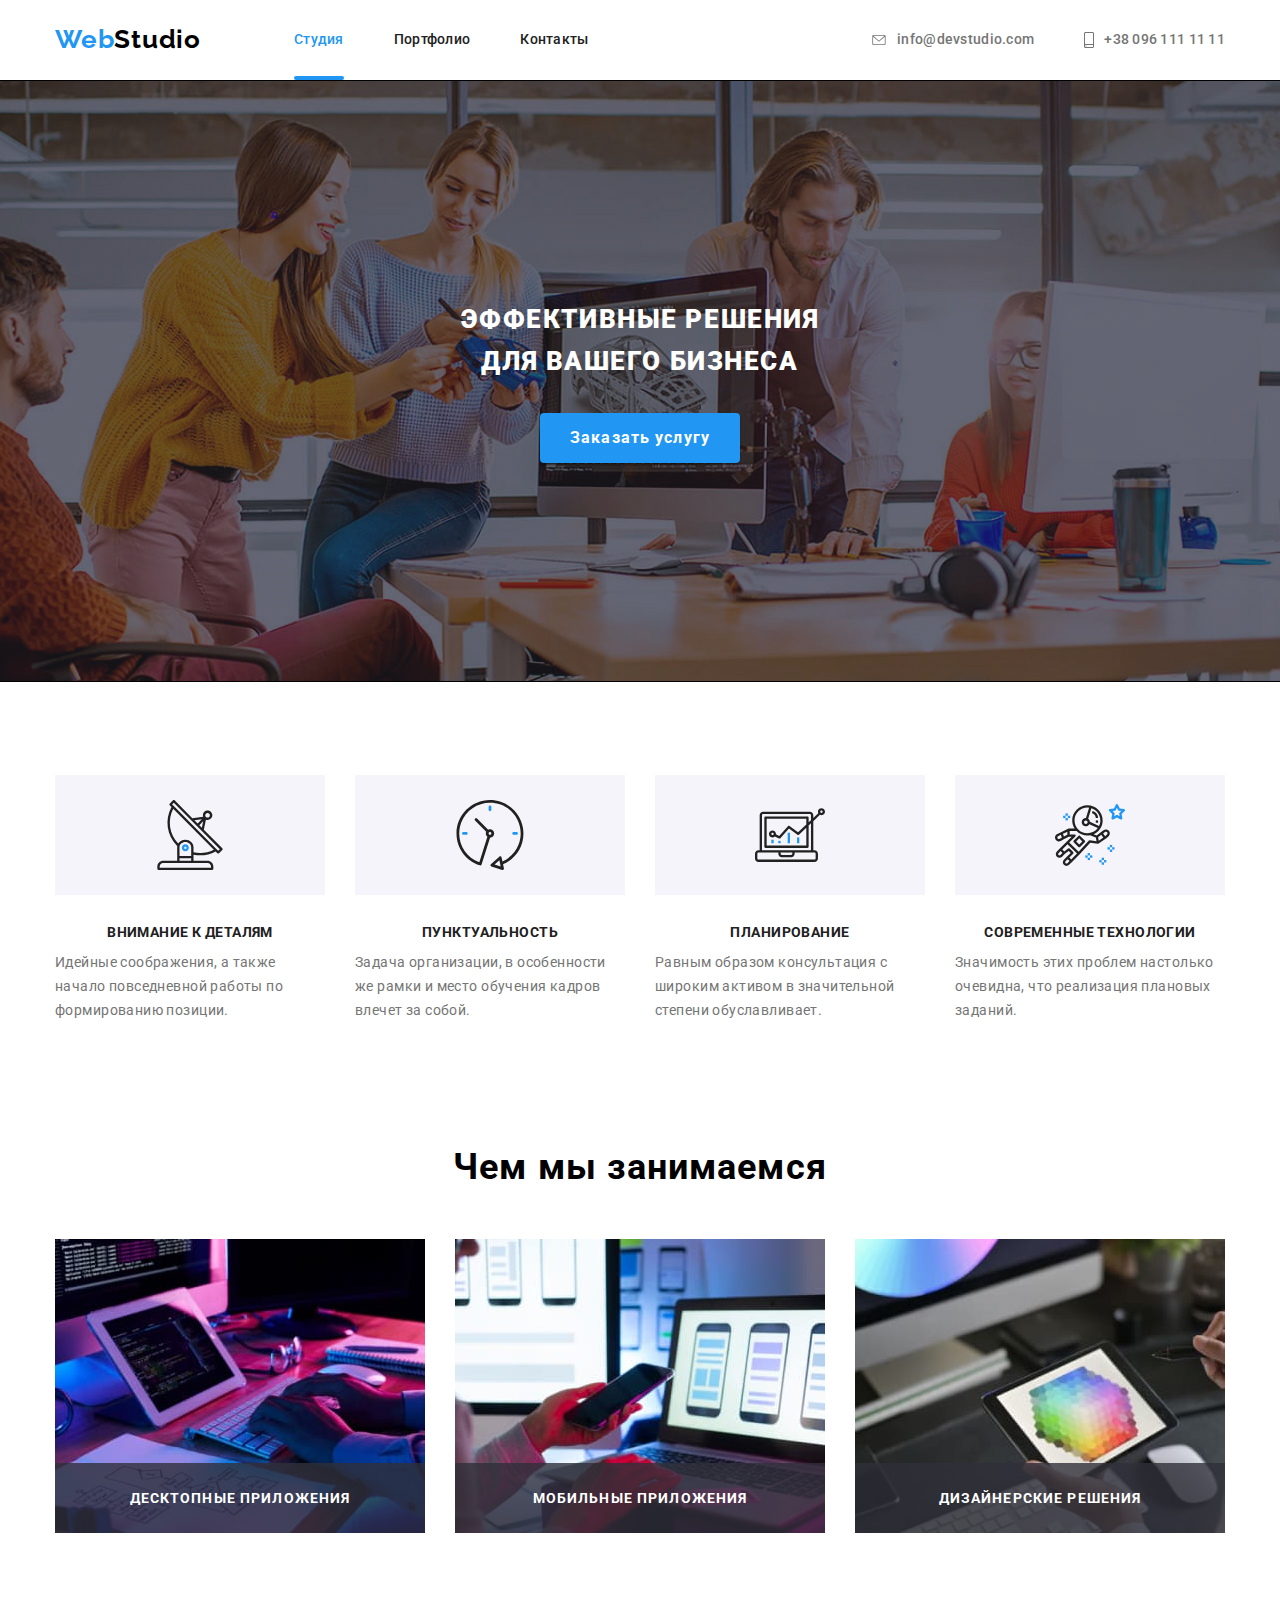
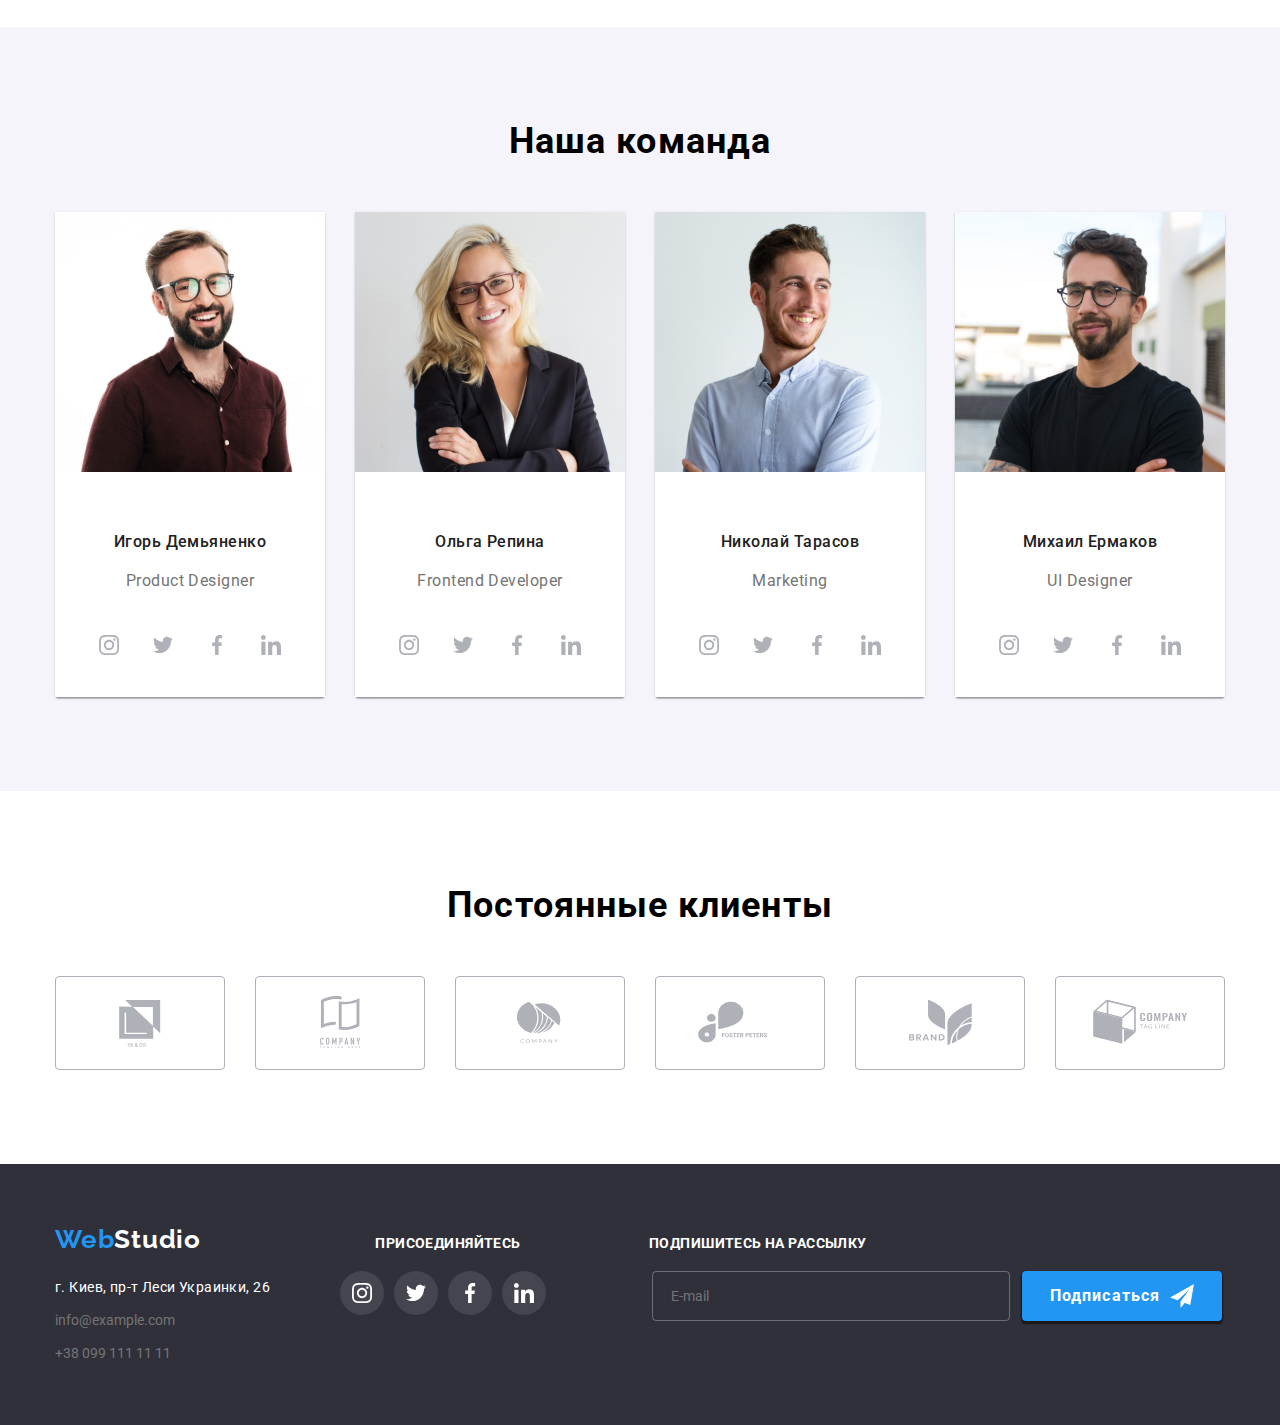
<file: index.html>
<!DOCTYPE html>
<html lang="ru">
  <head>
    <meta charset="UTF-8" />
    <meta http-equiv="X-UA-Compatible" content="IE=edge" />
    <meta name="viewport" content="width=device-width, initial-scale=1.0" />
    <title>WebStudio</title>
    <meta name="robots" content="nofollow" />
    <link rel="preconnect" href="https://fonts.gstatic.com" />
    <link
      href="https://fonts.googleapis.com/css2?family=Raleway:wght@700&family=Roboto:wght@400;500;700;900&display=swap"
      rel="stylesheet"
    />
    <link
      rel="stylesheet"
      href="https://cdnjs.cloudflare.com/ajax/libs/modern-normalize/1.0.0/modern-normalize.min.css"
    />
    <link rel="stylesheet" href="./css/main.min.css" />
  </head>

  <body>
    
    <header class="header">
      <div class="container header__container">
        <nav class="navigation">
          <a class="logo header__logo" href="/"
            ><span class="logo__text logo__text--blue">Web</span
            ><span class="logo__text logo__text--black">Studio</span></a
          >
          <ul class="navigation__list navigation__list--logo">
            <li class="navigation__item">
              <a class="navigation__link navigation__link--current" href="#"
                >Студия</a
              >
            </li>
            <li class="navigation__item">
              <a class="navigation__link" href="./portfolio.html">Портфолио</a>
            </li>
            <li class="navigation__item">
              <a class="navigation__link" href="">Контакты</a>
            </li>
          </ul>
        </nav>

        <button class="menu" data-menu-button>
          <svg class="menu__icon" height="16" width="24">
            <use href="./symbol-defs.svg#mobile-menu"></use>
          </svg>
        </button>

        <ul class="contact__list">
          <li class="contact__item">
            <a class="contact__link" href="mailto:info@devstudio.com">
              <svg class="contact__icon" width="16" height="10">
                <use href="./symbol-defs.svg#icon-envelope-hover-2_c"></use>
              </svg>
              info@devstudio.com</a
            >
          </li>
          <li class="contact__item">
            <a class="contact__link" href="tel:+380961111111">
              <svg class="contact__icon" width="10" height="16">
                <use href="./symbol-defs.svg#icon-smartphone-2-1_c"></use>
              </svg>
              +38 096 111 11 11</a
            >
          </li>
        </ul>
      </div>

      <div data-menu class="mobile-menu">
        <div class="mobile-menu__container">
          <button class="menu" data-menu-close>
            <svg class="menu__icon" height="19" width="19">
              <use href="./symbol-defs.svg#close-button2"></use>
            </svg>
          </button>
          <ul class="mobile-menu__list">
                <li class="mobile-menu__item">
                  <a class="mobile-menu__link mobile-menu__link--current" href="#"
                    >Студия</a
                  >
                </li>
                <li class="mobile-menu__item">
                  <a class="mobile-menu__link" href="./portfolio.html">Портфолио</a>
                </li>
                <li class="mobile-menu__item">
                  <a class="mobile-menu__link" href="">Контакты</a>
                </li>
              </ul>

            <div class="mobile-menu__contact">+38 096 111 11 11</div>
            <div class="mobile-menu__email">info@devstudio.com</div>
            <ul class="mobile-menu__list-row">
              <li class="mobile-menu__item-row">
                <a class="mobile-menu__link-row mobile-menu__link--current">Instagram</a>
              </li>
              <li class="mobile-menu__item-row">
                <a class="mobile-menu__link-row">Twitter</a>
              </li>
              <li class="mobile-menu__item-row">
                <a class="mobile-menu__link-row">Facebook</a>
              </li>
              <li class="mobile-menu__item-row">
                <a class="mobile-menu__link-row">LinkedIn</a>
              </li>
            </ul>
        </div>
      </div>
    </header>

    <main>
      <section class="hero">
        <div class="hero__content">
          <h1 class="hero__title">Эффективные решения для вашего бизнеса</h1>
          <button class="button hero__button" data-modal-open type="button">
            Заказать услугу
          </button>
        </div>
      </section>

      <section class="features">
        <div class="container">
          <h2 class="visually-hidden">Преимущества нашей компании</h2>
          <ul class="features__list">
            <li class="features__item features__item--satelite">
              <h3 class="features__title">Внимание к деталям</h3>
              <p class="features__description">
                Идейные соображения, а также начало повседневной работы по
                формированию позиции.
              </p>
            </li>
            <li class="features__item features__item--clock">
              <h3 class="features__title">Пунктуальность</h3>
              <p class="features__description">
                Задача организации, в особенности же рамки и место обучения
                кадров влечет за собой.
              </p>
            </li>
            <li class="features__item features__item--planning">
              <h3 class="features__title">Планирование</h3>
              <p class="features__description">
                Равным образом консультация с широким активом в значительной
                степени обуславливает.
              </p>
            </li>
            <li class="features__item features__item--tech">
              <h3 class="features__title">Современные технологии</h3>
              <p class="features__description">
                Значимость этих проблем настолько очевидна, что реализация
                плановых заданий.
              </p>
            </li>
          </ul>
        </div>
      </section>

      <section class="activities">
        <div class="container">
          <h2 class="activities__title">Чем мы занимаемся</h2>
          <ul class="activities__list">
            <li class="activities__item">
              <div>
                <img
                  class="image"
                  width="370"
                  src="./images/box1.jpg"
                  alt="decorative photo"
                />
                <div class="activities__decorative">Десктопные приложения</div>
              </div>
            </li>
            <li class="activities__item">
              <img
                class="image"
                width="370"
                src="./images/box2.jpg"
                alt="decorative photo"
              />
              <div class="activities__decorative">Мобильные приложения</div>
            </li>

            <li class="activities__item">
              <img
                class="image"
                width="370"
                src="./images/box3.jpg"
                alt="decorative photo"
              />
              <div class="activities__decorative">Дизайнерские решения</div>
            </li>
          </ul>
        </div>
      </section>

      <section class="employee">
        <div class="container">
          <h2 class="employee__title">Наша команда</h2>
          <ul class="employee__list">
            <li class="employee__item">
              <picture class="employee__picture"> 
                <source srcset="./images/team-member-tablet-1@1x.jpg 1x, ./images/team-member-tablet-1@2x.jpg 2x" media="(min-width: 768px) and (max-width:1200px)">
                <source srcset="./images/team-member1@1x.jpg 1x, ./images/team-member1@2x.jpg 2x" media="(max-width: 767px)">
                  <img
                  class="image"
                  src="./images/img2.jpg"
                  alt="сотрудник предприятия"/>
              </picture>
              <div class="employee__content">
                <h3 class="employee__name">Игорь Демьяненко</h3>
                <p class="employee__position">Product Designer</p>
                <ul class="employee__list employee__list--socials">
                  <li class="employee__item-small">
                    <a class="employee__link" href="/">
                      <svg class="employee__svg">
                        <use href="./symbol-defs.svg#icon-instagram"></use>
                      </svg>
                    </a>
                  </li>
                  <li class="employee__item-small">
                    <a class="employee__link" href="/">
                      <svg class="employee__svg">
                        <use href="./symbol-defs.svg#icon-twitter"></use>
                      </svg>
                    </a>
                  </li>
                  <li class="employee__item-small">
                    <a class="employee__link" href="/">
                      <svg class="employee__svg">
                        <use href="./symbol-defs.svg#icon-facebook"></use>
                      </svg>
                    </a>
                  </li>
                  <li class="employee__item-small">
                    <a class="employee__link" href="/">
                      <svg class="employee__svg">
                        <use href="./symbol-defs.svg#icon-linkedin"></use>
                      </svg>
                    </a>
                  </li>
                </ul>
              </div>
            </li>
            <li class="employee__item">
              <picture class="employee__picture"> 
                <source srcset="./images/team-member-tablet-2@1x.jpg 1x, ./images/team-member-tablet-2@2x.jpg 2x" media="(min-width: 768px) and (max-width:1200px)">
                <source srcset="./images/team-member2@1x.jpg 1x, ./images/team-member2@2x.jpg 2x" media="(max-width: 767px)">
                  <img
                  class="image"
                  src="./images/img3.jpg"
                  alt="сотрудник предприятия"/>
              </picture>
              <div class="employee__content">
                <h3 class="employee__name">Ольга Репина</h3>
                <p class="employee__position">Frontend Developer</p>
                <ul class="employee__list employee__list--socials">
                  <li class="employee__item-small">
                    <a class="employee__link" href="/">
                      <svg class="employee__svg">
                        <use href="./symbol-defs.svg#icon-instagram"></use>
                      </svg>
                    </a>
                  </li>
                  <li class="employee__item-small">
                    <a class="employee__link" href="/">
                      <svg class="employee__svg">
                        <use href="./symbol-defs.svg#icon-twitter"></use>
                      </svg>
                    </a>
                  </li>
                  <li class="employee__item-small">
                    <a class="employee__link" href="/">
                      <svg class="employee__svg">
                        <use href="./symbol-defs.svg#icon-facebook"></use>
                      </svg>
                    </a>
                  </li>
                  <li class="employee__item-small">
                    <a class="employee__link" href="/">
                      <svg class="employee__svg">
                        <use href="./symbol-defs.svg#icon-linkedin"></use>
                      </svg>
                    </a>
                  </li>
                </ul>
              </div>
            </li>
            <li class="employee__item">
              <picture class="employee__picture"> 
                <source srcset="./images/team-member-tablet-3@1x.jpg 1x, ./images/team-member-tablet-3@2x.jpg 2x" media="(min-width: 768px) and (max-width:1200px)">
                <source srcset="./images/team-member3@1x.jpg 1x, ./images/team-member3@2x.jpg 2x" media="(max-width: 768px)">
                  <img
                  class="image"
                  src="./images/img4.jpg"
                  alt="сотрудник предприятия"/>
              </picture>
              <div class="employee__content">
                <h3 class="employee__name">Николай Тарасов</h3>
                <p class="employee__position">Marketing</p>
                <ul class="employee__list employee__list--socials">
                  <li class="employee__item-small">
                    <a class="employee__link" href="/">
                      <svg class="employee__svg">
                        <use href="./symbol-defs.svg#icon-instagram"></use>
                      </svg>
                    </a>
                  </li>
                  <li class="employee__item-small">
                    <a class="employee__link" href="/">
                      <svg class="employee__svg">
                        <use href="./symbol-defs.svg#icon-twitter"></use>
                      </svg>
                    </a>
                  </li>
                  <li class="employee__item-small">
                    <a class="employee__link" href="/">
                      <svg class="employee__svg">
                        <use href="./symbol-defs.svg#icon-facebook"></use>
                      </svg>
                    </a>
                  </li>
                  <li class="employee__item-small">
                    <a class="employee__link" href="/">
                      <svg class="employee__svg">
                        <use href="./symbol-defs.svg#icon-linkedin"></use>
                      </svg>
                    </a>
                  </li>
                </ul>
              </div>
            </li>
            <li class="employee__item">
              <picture class="employee__picture"> 
                <source srcset="./images/team-member-tablet-4@1x.jpg 1x, ./images/team-member-tablet-4@2x.jpg 2x" media="(min-width: 768px) and (max-width:1200px)">
                <source srcset="./images/team-member4@1x.jpg 1x, ./images/team-member4@2x.jpg 2x" media="(max-width: 768px)">
                  <img
                  class="image"
                  src="./images/img5.jpg"
                  alt="сотрудник предприятия"/>
              </picture>
              <div class="employee__content">
                <h3 class="employee__name">Михаил Ермаков</h3>
                <p class="employee__position">UI Designer</p>
                <ul class="employee__list employee__list--socials">
                  <li class="employee__item-small">
                    <a class="employee__link" href="/">
                      <svg class="employee__svg">
                        <use href="./symbol-defs.svg#icon-instagram"></use>
                      </svg>
                    </a>
                  </li>
                  <li class="employee__item-small">
                    <a class="employee__link" href="/">
                      <svg class="employee__svg">
                        <use href="./symbol-defs.svg#icon-twitter"></use>
                      </svg>
                    </a>
                  </li>
                  <li class="employee__item-small">
                    <a class="employee__link" href="/">
                      <svg class="employee__svg">
                        <use href="./symbol-defs.svg#icon-facebook"></use>
                      </svg>
                    </a>
                  </li>
                  <li class="employee__item-small">
                    <a class="employee__link" href="/">
                      <svg class="employee__svg">
                        <use href="./symbol-defs.svg#icon-linkedin"></use>
                      </svg>
                    </a>
                  </li>
                </ul>
              </div>
            </li>
          </ul>
        </div>
      </section>

      <section class="clients">
        <div class="container">
          <h2 class="clients__title">Постоянные клиенты</h2>
          <ul class="clients__list">
            <li class="clients__item">
              <a class="clients__link" href="/">
                <svg class="clients__svg">
                  <use href="./symbol-defs.svg#icon-Client-1-4"></use>
                </svg>
              </a>
            </li>
            <li class="clients__item">
              <a class="clients__link" href="/">
                <svg class="clients__svg">
                  <use href="./symbol-defs.svg#icon-Client-2-2"></use>
                </svg>
              </a>
            </li>
            <li class="clients__item">
              <a class="clients__link" href="/">
                <svg class="clients__svg">
                  <use href="./symbol-defs.svg#icon-Client-3-2"></use>
                </svg>
              </a>
            </li>
            <li class="clients__item">
              <a class="clients__link" href="/">
                <svg class="clients__svg">
                  <use href="./symbol-defs.svg#icon-Client-4-2"></use>
                </svg>
              </a>
            </li>
            <li class="clients__item">
              <a class="clients__link" href="/">
                <svg class="clients__svg">
                  <use href="./symbol-defs.svg#icon-Client-5-2"></use>
                </svg>
              </a>
            </li>
            <li class="clients__item">
              <a class="clients__link" href="/">
                <svg class="clients__svg">
                  <use href="./symbol-defs.svg#icon-Client-6-2"></use>
                </svg>
              </a>
            </li>
          </ul>
        </div>
      </section>
    </main>

    <footer class="footer">
      <div class="container footer__container">
        <div class="footer__info">
          <a class="logo footer_logo" href="/"
            ><span class="logo__text--blue">Web</span
            ><span class="logo__text--white">Studio</span></a
          >
          <address class="footer__address">
            <p class="footer__address-location">
              г. Киев, пр-т Леси Украинки, 26
            </p>
            <a class="footer__link" href="mailto:info@example.com"
              >info@example.com</a
            >
            <a class="footer__link" href="tel:+380991111111"
              >+38 099 111 11 11</a
            >
          </address>
        </div>
        <div class="footer__socials">
          <h2 class="footer__title">Присоединяйтесь</h2>
          <ul class="footer__list">
            <li>
              <a href="" class="footer__icon">
                <svg class="footer__svg" width="20" height="20">
                  <use href="./symbol-defs.svg#icon-instagram"></use>
                </svg>
              </a>
            </li>
            <li>
              <a href="" class="footer__icon">
                <svg class="footer__svg" width="20" height="20">
                  <use href="./symbol-defs.svg#icon-twitter"></use>
                </svg>
              </a>
            </li>
            <li>
              <a href="" class="footer__icon"
                ><svg class="footer__svg" width="20" height="20">
                  <use href="./symbol-defs.svg#icon-facebook"></use>
                </svg>
              </a>
            </li>
            <li>
              <a href="" class="footer__icon">
                <svg class="footer__svg" width="20" height="20">
                  <use href="./symbol-defs.svg#icon-linkedin"></use>
                </svg>
              </a>
            </li>
          </ul>
        </div>
        <div class="footer__mail">
          <h2 class="footer__title">Подпишитесь на рассылку</h2>
          <form>
            <div class="form-field">
              <label for="user_email" class="form-label"></label>
              <input
                class="form-field__input"
                type="email"
                name="email"
                id="user_email"
                placeholder="E-mail"
              />

              <button class="button form-field__button" type="submit">
                Подписаться
                <svg class="form-field__button--margin" width="24" height="24">
                  <use href="./symbol-defs.svg#telegram"></use>
                </svg>
              </button>
            </div>
          </form>
        </div>
      </div>
    </footer>

    <div class="backdrop is-hidden" data-backdrop>
      <div class="modal">
        <button class="modal__exit-button" data-modal-close type="button">
          <svg class="modal__icon-button" width="18" height="18">
            <use href="./symbol-defs.svg#close-button"></use>
          </svg>
        </button>
        <h3 class="modal__title">Оставьте свои данные, мы вам перезвоним</h3>
        <form name="signup_form" autocomplete="on" class="form__modal">
          <label class="modal__form-label" for="user_name">Имя</label>
          <div class="modal__form-row">
            <input
              class="modal__form-input"
              type="name"
              name="name"
              id="user_name"
            />
            <svg class="modal__form-input-icon" width="12" height="12">
              <use href="./symbol-defs.svg#name"></use>
            </svg>
          </div>
          <label class="modal__form-label" for="user_tel">Телефон</label>
          <div class="modal__form-row">
            <input
              class="modal__form-input"
              type="tel"
              name="tel"
              id="user_tel"
            />
            <svg class="modal__form-input-icon" width="13" height="13">
              <use href="./symbol-defs.svg#telephone"></use>
            </svg>
          </div>
          <label class="modal__form-label" for="e-mail">Почта</label>
          <div class="modal__form-row">
            <input
              class="modal__form-input"
              type="mail"
              name="email"
              id="e-mail"
            />
            <svg class="modal__form-input-icon" width="15" height="12">
              <use href="./symbol-defs.svg#mail"></use>
            </svg>
          </div>
          <label class="modal__form-label" for=""> Комментарий</label>
          <div class="modal__form-row modal__form-row--last">
            <textarea
              class="modal__form-textarea"
              name="comment"
              placeholder="Введите текст"
            ></textarea>
          </div>
          <div class="modal__form-policy">
            <label class="checkbox" for="policy">
              <input
                class="checkbox__label"
                type="checkbox"
                name="policy"
                id="policy"
                value="css"
              />
              <span class="checkbox__control"></span>
              <span class="checkbox__text">
                Соглашаюсь с рассылкой и принимаю
                <a href="" class="checkbox__text--link"> Условия договора</a>
              </span>
            </label>
          </div>

          <button class="button modal__button" type="submit">Отправить</button>
        </form>
      </div>
    </div>

    <script src="./js/modal.js"></script>
    <script src="./js/menu.js"></script>
  </body>
</html>
</file>
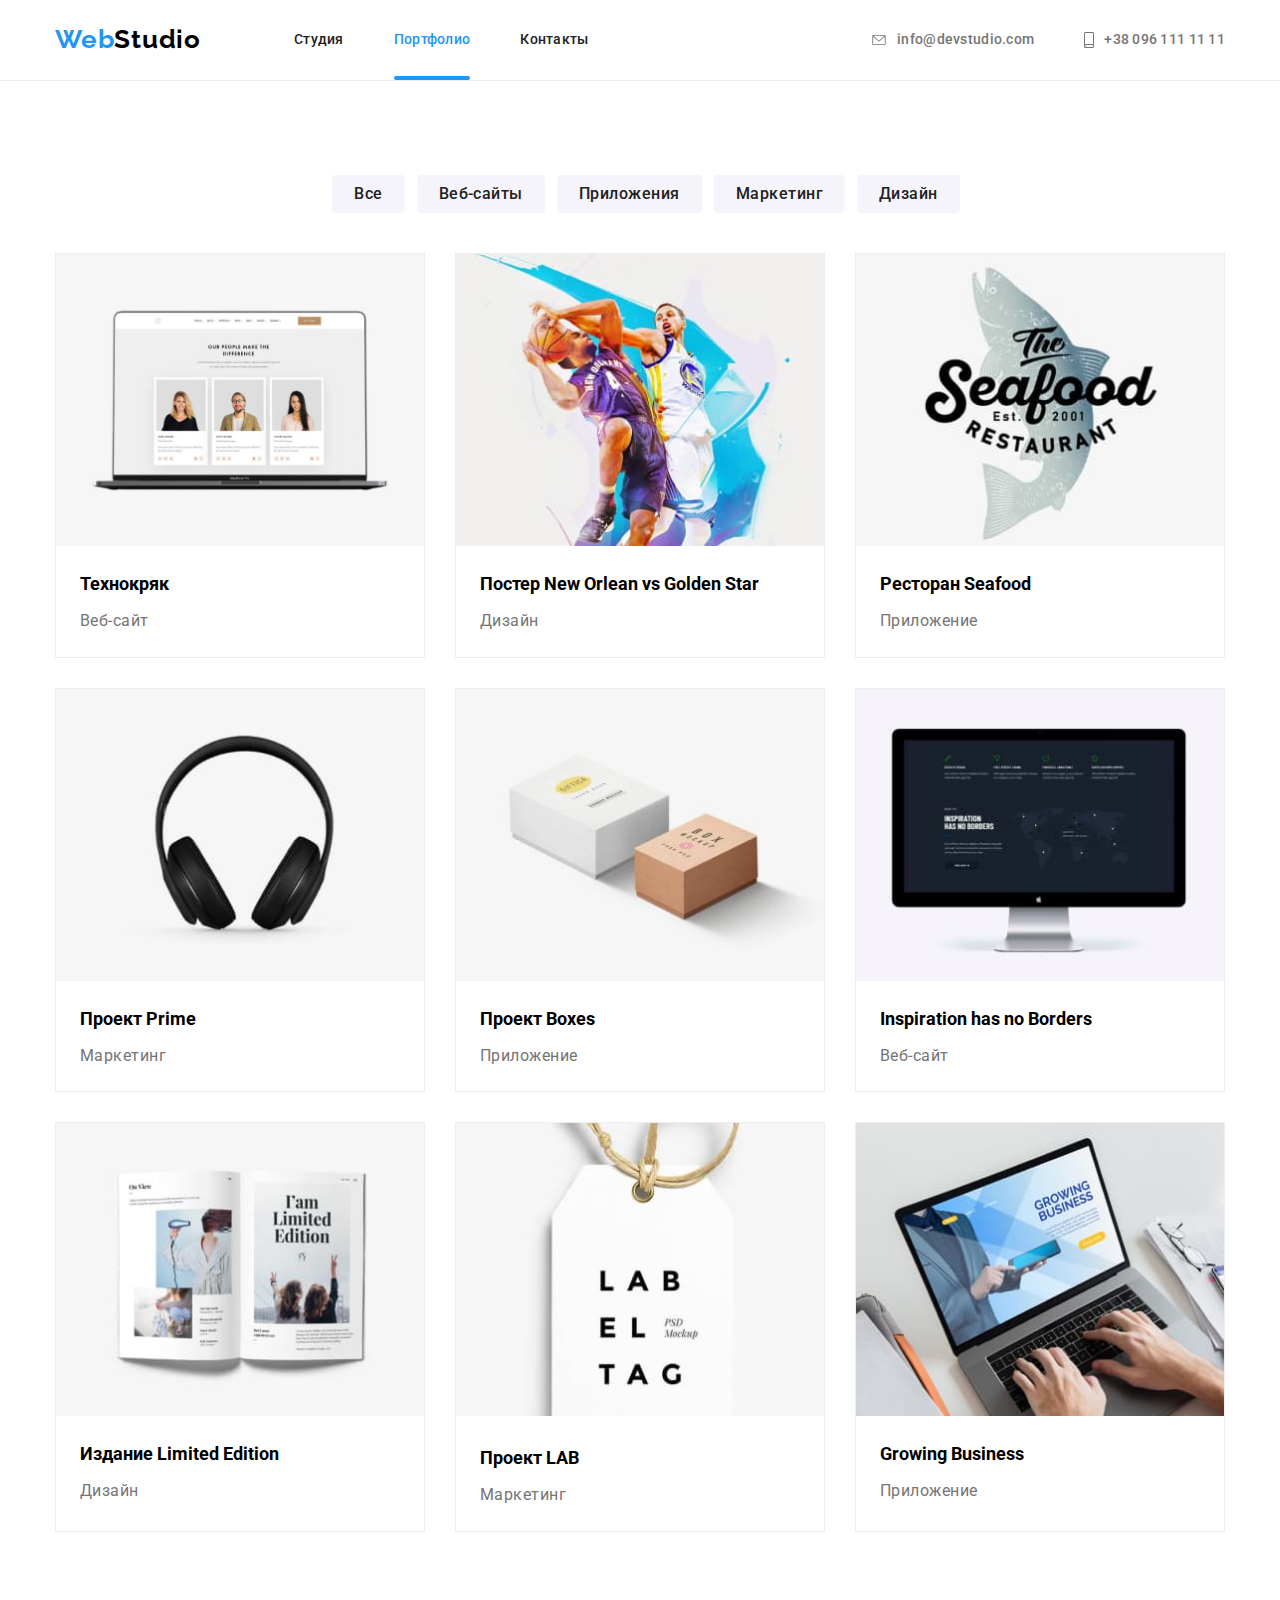
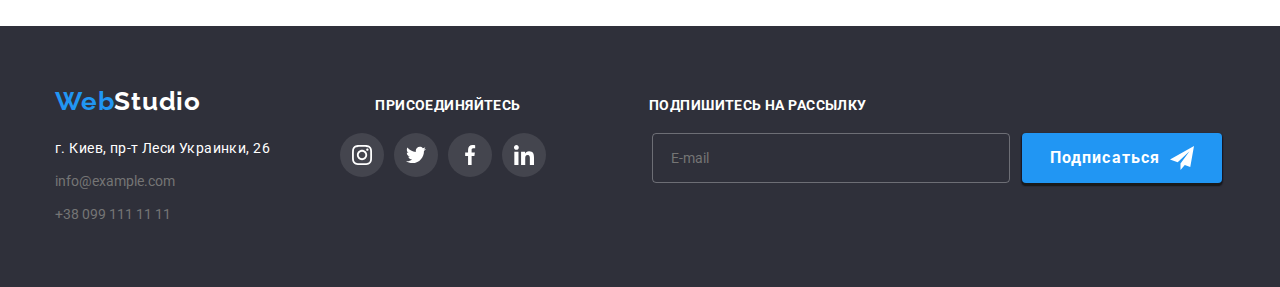
<file: portfolio.html>
<!DOCTYPE html>
<html lang="en">
  <head>
    <meta charset="UTF-8" />
    <meta http-equiv="X-UA-Compatible" content="IE=edge" />
    <meta name="viewport" content="width=device-width, initial-scale=1.0" />
    <title>Portfolio</title>
    <link rel="preconnect" href="https://fonts.gstatic.com" />
    <meta name="robots" content="nofollow" />
    <link rel="preconnect" href="https://fonts.gstatic.com" />
    <link
      href="https://fonts.googleapis.com/css2?family=Raleway:wght@700&family=Roboto:wght@400;500;700;900&display=swap"
      rel="stylesheet"
    />
    <link
      rel="stylesheet"
      href="https://cdnjs.cloudflare.com/ajax/libs/modern-normalize/1.0.0/modern-normalize.min.css"
    />
    <link rel="stylesheet" href="./css/main.min.css" />
  </head>
  <body>
    <header class="header">
      <div class="container header__container">
        <nav class="navigation">
          <a class="logo header__logo" href="/"
            ><span class="logo__text logo__text--blue">Web</span
            ><span class="logo__text logo__text--black">Studio</span></a
          >
          <ul class="navigation__list navigation__list--logo">
            <li class="navigation__item">
              <a class="navigation__link" href="./index.html">Студия</a>
            </li>
            <li class="navigation__item">
              <a class="navigation__link navigation__link--current" href="#"
                >Портфолио</a
              >
            </li>
            <li class="navigation__item">
              <a class="navigation__link" href="">Контакты</a>
            </li>
          </ul>
        </nav>

        <button class="menu" data-menu-button>
          <svg class="menu__icon" height="16" width="24">
            <use href="./symbol-defs.svg#mobile-menu"></use>
          </svg>
        </button>

        <ul class="contact__list">
          <li class="contact__item">
            <a class="contact__link" href="mailto:info@devstudio.com">
              <svg class="contact__icon" width="16" height="10">
                <use href="./symbol-defs.svg#icon-envelope-hover-2_c"></use>
              </svg>
              info@devstudio.com</a
            >
          </li>
          <li class="contact__item">
            <a class="contact__link" href="tel:+380961111111">
              <svg class="contact__icon" width="10" height="16">
                <use href="./symbol-defs.svg#icon-smartphone-2-1_c"></use>
              </svg>
              +38 096 111 11 11</a
            >
          </li>
        </ul>
      </div>

      <div data-menu class="mobile-menu">
        <div class="mobile-menu__container">
          <button class="menu" data-menu-close>
            <svg class="menu__icon" height="19" width="19">
              <use href="./symbol-defs.svg#close-button2"></use>
            </svg>
          </button>
          <ul class="mobile-menu__list">
            <li class="mobile-menu__item">
              <a class="mobile-menu__link" href="./index.html">Студия</a>
            </li>
            <li class="mobile-menu__item">
              <a class="mobile-menu__link mobile-menu__link--current" href="#"
                >Портфолио</a
              >
            </li>
            <li class="mobile-menu__item">
              <a class="mobile-menu__link" href="">Контакты</a>
            </li>
          </ul>

          <div class="mobile-menu__contact">+38 096 111 11 11</div>
          <div class="mobile-menu__email">info@devstudio.com</div>
          <ul class="mobile-menu__list-row">
            <li class="mobile-menu__item-row">
              <a class="mobile-menu__link-row mobile-menu__link--current"
                >Instagram</a
              >
            </li>
            <li class="mobile-menu__item-row">
              <a class="mobile-menu__link-row">Twitter</a>
            </li>
            <li class="mobile-menu__item-row">
              <a class="mobile-menu__link-row">Facebook</a>
            </li>
            <li class="mobile-menu__item-row">
              <a class="mobile-menu__link-row">LinkedIn</a>
            </li>
          </ul>
        </div>
      </div>
    </header>

    <main>
      <section class="cards">
        <div class="container">
          <ul class="cards__filter-list">
            <li>
              <button class="button cards__button" type="button">Все</button>
            </li>
            <li>
              <button class="button cards__button" type="button">
                Веб-сайты
              </button>
            </li>
            <li>
              <button class="button cards__button" type="button">
                Приложения
              </button>
            </li>
            <li>
              <button class="button cards__button" type="button">
                Маркетинг
              </button>
            </li>
            <li>
              <button class="button cards__button" type="button">Дизайн</button>
            </li>
          </ul>
          <div>
            <ul class="cards__list">
              <li class="cards__item">
                <a class="cards__link" href="">
                  <div class="cards__overlay">
                    <picture>
                      <source
                        srcset="
                          ./images/card-tablet-1@1x.jpg 1x,
                          ./images/card-tablet-1@2x.jpg 2x
                        "
                        media="(min-width: 768px) and (max-width:1200px)"
                      />
                      <source
                        srcset="
                          ./images/card-mobile-9@1x.jpg 1x,
                          ./images/card-mobile-9@2x.jpg 2x
                        "
                        media="(max-width: 767px)"
                      />
                      <img
                        class="cards__image"
                        width="100%"
                        src="./images/img6.jpg"
                        alt="poster"
                      />
                    </picture>
                    <div class="cards__backdrop">
                      <p>
                        Технокряк это современная площадка распространения
                        коронавируса. Компании используют эту платформу для
                        цифрового шпионажа и атак на защищённые сервера
                        конкурентов.
                      </p>
                    </div>
                  </div>
                  <div class="cards__description">
                    <h3 class="cards__project">Технокряк</h3>
                    <p class="cards__type">Веб-сайт</p>
                  </div>
                </a>
              </li>
              <li class="cards__item">
                <a class="cards__link" href="">
                  <div class="cards__overlay">
                    <picture>
                      <source
                        srcset="
                          ./images/card-tablet-2@1x.jpg 1x,
                          ./images/card-tablet-2@2x.jpg 2x
                        "
                        media="(min-width: 768px) and (max-width:1200px)"
                      />
                      <source
                        srcset="
                          ./images/card-mobile-1@1x.jpg 1x,
                          ./images/card-mobile-1@2x.jpg 2x
                        "
                        media="(max-width: 767px)"
                      />
                      <img
                        class="cards__image"
                        width="100%"
                        src="./images/img7.jpg"
                        alt="poster"
                      />
                    </picture>
                    <div class="cards__backdrop">
                      <p>
                        Технокряк это современная площадка распространения
                        коронавируса. Компании используют эту платформу для
                        цифрового шпионажа и атак на защищённые сервера
                        конкурентов.
                      </p>
                    </div>
                  </div>
                  <div class="cards__description">
                    <h3 class="cards__project">
                      Постер New Orlean vs Golden Star
                    </h3>
                    <p class="cards__type">Дизайн</p>
                  </div>
                </a>
              </li>
              <li class="cards__item">
                <a class="cards__link" href="">
                  <div class="cards__overlay">
                    <picture>
                      <source
                        srcset="
                          ./images/card-tablet-3@1x.jpg 1x,
                          ./images/card-tablet-3@2x.jpg 2x
                        "
                        media="(min-width: 768px) and (max-width:1200px)"
                      />
                      <source
                        srcset="
                          ./images/card-mobile-2@1x.jpg 1x,
                          ./images/card-mobile-2@2x.jpg 2x
                        "
                        media="(max-width: 767px)"
                      />
                      <img
                        class="cards__image"
                        width="100%"
                        src="./images/img8.jpg"
                        alt="restaurant"
                      />
                    </picture>
                    <div class="cards__backdrop">
                      <p>
                        Технокряк это современная площадка распространения
                        коронавируса. Компании используют эту платформу для
                        цифрового шпионажа и атак на защищённые сервера
                        конкурентов.
                      </p>
                    </div>
                  </div>
                  <div class="cards__description">
                    <h3 class="cards__project">Ресторан Seafood</h3>
                    <p class="cards__type">Приложение</p>
                  </div>
                </a>
              </li>
              <li class="cards__item">
                <a class="cards__link" href="">
                  <div class="cards__overlay">
                    <picture>
                      <source
                        srcset="
                          ./images/card-tablet-4@1x.jpg 1x,
                          ./images/card-tablet-4@2x.jpg 2x
                        "
                        media="(min-width: 768px) and (max-width:1200px)"
                      />
                      <source
                        srcset="
                          ./images/card-mobile-3@1x.jpg 1x,
                          ./images/card-mobile-3@2x.jpg 2x
                        "
                        media="(max-width: 767px)"
                      />
                      <img
                        class="cards__image"
                        width="100%"
                        src="./images/img9.jpg"
                        alt="project"
                      />
                    </picture>
                    <div class="cards__backdrop">
                      <p>
                        Технокряк это современная площадка распространения
                        коронавируса. Компании используют эту платформу для
                        цифрового шпионажа и атак на защищённые сервера
                        конкурентов.
                      </p>
                    </div>
                  </div>
                  <div class="cards__description">
                    <h3 class="cards__project">Проект Prime</h3>
                    <p class="cards__type">Маркетинг</p>
                  </div>
                </a>
              </li>
              <li class="cards__item">
                <a class="cards__link" href="">
                  <div class="cards__overlay">
                    <picture>
                      <source
                        srcset="
                          ./images/card-tablet-5@1x.jpg 1x,
                          ./images/card-tablet-5@2x.jpg 2x
                        "
                        media="(min-width: 768px) and (max-width:1200px)"
                      />
                      <source
                        srcset="
                          ./images/card-mobile-4@1x.jpg 1x,
                          ./images/card-mobile-4@2x.jpg 2x
                        "
                        media="(max-width: 767px)"
                      />
                      <img
                        class="cards__image"
                        width="100%"
                        src="./images/img10.jpg"
                        alt="application"
                      />
                    </picture>
                    <div class="cards__backdrop">
                      <p>
                        Технокряк это современная площадка распространения
                        коронавируса. Компании используют эту платформу для
                        цифрового шпионажа и атак на защищённые сервера
                        конкурентов.
                      </p>
                    </div>
                  </div>
                  <div class="cards__description">
                    <h3 class="cards__project">Проект Boxes</h3>
                    <p class="cards__type">Приложение</p>
                  </div>
                </a>
              </li>
              <li class="cards__item">
                <a class="cards__link" href="">
                  <div class="cards__overlay">
                    <picture>
                      <source
                        srcset="
                          ./images/card-tablet-6@1x.jpg 1x,
                          ./images/card-tablet-6@2x.jpg 2x
                        "
                        media="(min-width: 768px) and (max-width:1200px)"
                      />
                      <source
                        srcset="
                          ./images/card-mobile-5@1x.jpg 1x,
                          ./images/card-mobile-5@2x.jpg 2x
                        "
                        media="(max-width: 767px)"
                      />
                      <img
                        class="cards__image"
                        width="100%"
                        src="./images/img11.jpg"
                        alt="website"
                      />
                    </picture>
                    <div class="cards__backdrop">
                      <p>
                        Технокряк это современная площадка распространения
                        коронавируса. Компании используют эту платформу для
                        цифрового шпионажа и атак на защищённые сервера
                        конкурентов.
                      </p>
                    </div>
                  </div>
                  <div class="cards__description">
                    <h3 class="cards__project">Inspiration has no Borders</h3>
                    <p class="cards__type">Веб-сайт</p>
                  </div></a
                >
              </li>
              <li class="cards__item">
                <a class="cards__link" href="">
                  <div class="cards__overlay">
                    <picture>
                      <source
                        srcset="
                          ./images/card-tablet-7@1x.jpg 1x,
                          ./images/card-tablet-7@2x.jpg 2x
                        "
                        media="(min-width: 768px) and (max-width:1200px)"
                      />
                      <source
                        srcset="
                          ./images/card-mobile-6@1x.jpg 1x,
                          ./images/card-mobile-6@2x.jpg 2x
                        "
                        media="(max-width: 767px)"
                      />
                      <img
                        class="cards__image"
                        width="100%"
                        src="./images/img12.jpg"
                        alt="design"
                      />
                    </picture>
                    <div class="cards__backdrop">
                      <p>
                        Технокряк это современная площадка распространения
                        коронавируса. Компании используют эту платформу для
                        цифрового шпионажа и атак на защищённые сервера
                        конкурентов.
                      </p>
                    </div>
                  </div>
                  <div class="cards__description">
                    <h3 class="cards__project">Издание Limited Edition</h3>
                    <p class="cards__type">Дизайн</p>
                  </div></a
                >
              </li>
              <li class="cards__item">
                <a class="cards__link" href="">
                  <div class="cards__overlay">
                    <picture>
                      <source
                        srcset="
                          ./images/card-tablet-8@1x.jpg 1x,
                          ./images/card-tablet-8@2x.jpg 2x
                        "
                        media="(min-width: 768px) and (max-width:1200px)"
                      />
                      <source
                        srcset="
                          ./images/card-mobile-7@1x.jpg 1x,
                          ./images/card-mobile-7@2x.jpg 2x
                        "
                        media="(max-width: 767px)"
                      />
                      <img
                        width="100%"
                        src="./images/img13.jpg"
                        alt="Marketing"
                      />
                    </picture>
                    <div class="cards__backdrop">
                      <p>
                        Технокряк это современная площадка распространения
                        коронавируса. Компании используют эту платформу для
                        цифрового шпионажа и атак на защищённые сервера
                        конкурентов.
                      </p>
                    </div>
                  </div>
                  <div class="cards__description">
                    <h3 class="cards__project">Проект LAB</h3>
                    <p class="cards__type">Маркетинг</p>
                  </div></a
                >
              </li>
              <li class="cards__item">
                <a class="cards__link" href="">
                  <div class="cards__overlay">
                    <picture>
                      <source
                        srcset="
                          ./images/card-tablet-9@1x.jpg 1x,
                          ./images/card-tablet-9@2x.jpg 2x
                        "
                        media="(min-width: 768px) and (max-width:1200px)"
                      />
                      <source
                        srcset="
                          ./images/card-mobile-8@1x.jpg 1x,
                          ./images/card-mobile-8@2x.jpg 2x
                        "
                        media="(max-width: 767px)"
                      />
                      <img
                        class="cards__image"
                        width="100%"
                        src="./images/img14.jpg"
                        alt="restaurant-logo"
                      />
                    </picture>
                    <div class="cards__backdrop">
                      <p>
                        Технокряк это современная площадка распространения
                        коронавируса. Компании используют эту платформу для
                        цифрового шпионажа и атак на защищённые сервера
                        конкурентов.
                      </p>
                    </div>
                  </div>
                  <div class="cards__description">
                    <h3 class="cards__project">Growing Business</h3>
                    <p class="cards__type">Приложение</p>
                  </div></a
                >
              </li>
            </ul>
          </div>
        </div>
      </section>
    </main>

    <footer class="footer">
      <div class="container footer__container">
        <div class="footer__info">
          <a class="logo footer_logo" href="/"
            ><span class="logo__text--blue">Web</span
            ><span class="logo__text--white">Studio</span></a
          >
          <address class="footer__address">
            <p class="footer__address-location">
              г. Киев, пр-т Леси Украинки, 26
            </p>
            <a class="footer__link" href="mailto:info@example.com"
              >info@example.com</a
            >
            <a class="footer__link" href="tel:+380991111111"
              >+38 099 111 11 11</a
            >
          </address>
        </div>
        <div class="footer__socials">
          <h2 class="footer__title">Присоединяйтесь</h2>
          <ul class="footer__list">
            <li>
              <a href="" class="footer__icon">
                <svg class="footer__svg" width="20" height="20">
                  <use href="./symbol-defs.svg#icon-instagram"></use>
                </svg>
              </a>
            </li>
            <li>
              <a href="" class="footer__icon">
                <svg class="footer__svg" width="20" height="20">
                  <use href="./symbol-defs.svg#icon-twitter"></use>
                </svg>
              </a>
            </li>
            <li>
              <a href="" class="footer__icon"
                ><svg class="footer__svg" width="20" height="20">
                  <use href="./symbol-defs.svg#icon-facebook"></use>
                </svg>
              </a>
            </li>
            <li>
              <a href="" class="footer__icon">
                <svg class="footer__svg" width="20" height="20">
                  <use href="./symbol-defs.svg#icon-linkedin"></use>
                </svg>
              </a>
            </li>
          </ul>
        </div>
        <div class="footer__mail">
          <h2 class="footer__title">Подпишитесь на рассылку</h2>
          <form>
            <div class="form-field">
              <label for="user_email" class="form-label"></label>
              <input
                class="form-field__input"
                type="email"
                name="email"
                id="user_email"
                placeholder="E-mail"
              />

              <button class="button form-field__button" type="submit">
                Подписаться
                <svg class="form-field__button--margin" width="24" height="24">
                  <use href="./symbol-defs.svg#telegram"></use>
                </svg>
              </button>
            </div>
          </form>
        </div>
      </div>
    </footer>

    <script src="./js/menu.js"></script>
  </body>
</html>
</file>
<file: css/main.min.css>
.visually-hidden{position:absolute !important;clip:rect(1px 1px 1px 1px);clip:rect(1px, 1px, 1px, 1px);padding:0 !important;border:0 !important;height:1px !important;width:1px !important;overflow:hidden}.image{display:block;max-width:100%;margin:auto}.checkbox{display:-webkit-box;display:-ms-flexbox;display:flex;justify-items:center;-webkit-box-align:center;-ms-flex-align:center;align-items:center}.checkbox__label{-webkit-appearance:none;-moz-appearance:none;appearance:none}.checkbox__label:checked+.checkbox__control{background-color:#2196f3;background-image:url("../checkbox.svg");background-size:contain;border:none;width:16px;height:15px}.checkbox__control{display:inline-block;width:16px;height:15px;border:2px solid #212121;border-radius:2px}.checkbox__text{font-family:"Roboto",sans-serif;font-weight:400;font-size:12px;line-height:1.166;letter-spacing:0.03em;color:#757575;margin-left:7px}.checkbox__text--link{color:#2196f3}@media screen and (min-width: 1200px){.checkbox__text{font-size:14px;line-height:1.714}}.logo{font-family:"Raleway",sans-serif;font-weight:700;font-size:26px;text-decoration:none;line-height:1.2;letter-spacing:0.03em}.logo__text--blue{color:#2196f3}.logo__text--black{color:#000}.logo__text--white{color:#fff}.button{display:-webkit-box;display:-ms-flexbox;display:flex;-webkit-box-pack:center;-ms-flex-pack:center;justify-content:center;-webkit-box-align:center;-ms-flex-align:center;align-items:center;margin-left:12px;letter-spacing:0.07em;width:200px;height:50px;font-size:16px;font-weight:700;line-height:1.87;border-radius:4px;cursor:pointer;border:none;color:#fff;background-color:#2196f3;-webkit-box-shadow:0px 3px 1px rgba(0,0,0,0.1),0px 1px 2px rgba(0,0,0,0.08),0px 2px 2px rgba(0,0,0,0.12);box-shadow:0px 3px 1px rgba(0,0,0,0.1),0px 1px 2px rgba(0,0,0,0.08),0px 2px 2px rgba(0,0,0,0.12)}.menu{display:-webkit-box;display:-ms-flexbox;display:flex;margin-left:auto;width:40px;height:40px;background-color:transparent;border:none;-webkit-box-align:center;-ms-flex-align:center;align-items:center;-webkit-box-pack:center;-ms-flex-pack:center;justify-content:center;padding:0}.menu:hover,.menu:focus{color:#2196f3;cursor:pointer}.menu__icon{fill:currentColor}@media screen and (min-width: 768px){.menu{display:none}}.form-field{display:-webkit-box;display:-ms-flexbox;display:flex;-webkit-box-orient:vertical;-webkit-box-direction:normal;-ms-flex-direction:column;flex-direction:column;-webkit-box-align:center;-ms-flex-align:center;align-items:center;-webkit-box-pack:center;-ms-flex-pack:center;justify-content:center}.form-field__input{width:100%;height:50px;margin-bottom:20px;border-radius:4px;background-color:rgba(33,150,243,0);border:1px solid rgba(255,255,255,0.3);-webkit-transition-property:border;transition-property:border;-webkit-transition-duration:250ms;transition-duration:250ms;-webkit-transition-timing-function:cubic-bezier(0.4, 0, 0.2, 1);transition-timing-function:cubic-bezier(0.4, 0, 0.2, 1)}.form-field__input::-webkit-input-placeholder{padding:15px 0 15px 16px}.form-field__input:-ms-input-placeholder{padding:15px 0 15px 16px}.form-field__input::-ms-input-placeholder{padding:15px 0 15px 16px}.form-field__input::placeholder{padding:15px 0 15px 16px}.form-field__button{margin:0;padding:0}.form-field__button--margin{margin-left:10px}.form__modal{margin:0 40px 40px 40px}@media screen and (min-width: 768px){.form-field__input{max-width:450px}}@media screen and (min-width: 1200px){.form-field__input{max-width:100%}.form-field{-webkit-box-orient:horizontal;-webkit-box-direction:normal;-ms-flex-direction:row;flex-direction:row}.form-field__input{width:358px;margin-bottom:0}.form-field__button{display:-webkit-box;display:-ms-flexbox;display:flex;-webkit-box-pack:center;-ms-flex-pack:center;justify-content:center;-webkit-box-align:center;-ms-flex-align:center;align-items:center;margin-left:12px;letter-spacing:0.07em;width:200px;height:50px;font-size:16px;font-weight:700;line-height:1.87;border-radius:4px;border:none;color:#fff;background-color:#2196f3;-webkit-box-shadow:0px 3px 1px #1a1a1a,0px 1px 2px #000014,0px 2px 2px #00001f;box-shadow:0px 3px 1px #1a1a1a,0px 1px 2px #000014,0px 2px 2px #00001f}.form-field__button--margin{margin-left:10px}}.navigation{width:100%;display:-webkit-box;display:-ms-flexbox;display:flex;-webkit-box-align:center;-ms-flex-align:center;align-items:center}.navigation__list{display:none}@media screen and (min-width: 768px){.navigation__list{display:-webkit-box;display:-ms-flexbox;display:flex;width:100%;margin:0;padding:0}.navigation__list--logo{margin-left:88px}.navigation__item{list-style:none;margin:0;padding:0}.navigation__item:not(:last-child){margin-right:50px}.navigation__link{display:-webkit-box;display:-ms-flexbox;display:flex;color:#212121;-webkit-box-align:center;-ms-flex-align:center;align-items:center;font-weight:500;font-size:14px;line-height:1.14;letter-spacing:0.02em;text-decoration:none;position:relative}.navigation__link--current{color:#2196f3}.navigation__link--current:after{position:absolute;content:"";display:block;bottom:0;background-color:#2196f3;width:100%;height:4px;border-radius:2px;margin-bottom:-32px}.navigation__link:hover,.navigation__link:focus{color:#2196f3}}@media screen and (min-width: 1200px){.navigation{width:100%;display:-webkit-box;display:-ms-flexbox;display:flex;-webkit-box-align:center;-ms-flex-align:center;align-items:center}.navigation__list{display:-webkit-box;display:-ms-flexbox;display:flex;width:100%;margin:0;padding:0}.navigation__list--logo{margin-left:93px}.navigation__link{display:-webkit-box;display:-ms-flexbox;display:flex;color:#212121;-webkit-box-align:center;-ms-flex-align:center;align-items:center;font-weight:500;font-size:14px;line-height:1.14;letter-spacing:0.02em;text-decoration:none;position:relative}.navigation__link--current{color:#2196f3}.navigation__link--current:after{position:absolute;content:"";display:block;bottom:0;background-color:#2196f3;width:100%;height:4px;border-radius:2px;margin-bottom:-32px}.navigation__link:hover,.navigation__link:focus{color:#2196f3}.navigation__item{list-style:none;margin:0;padding:0}.navigation__item:not(:last-child){margin-right:50px}.mobile__menu--button{background-color:transparent;border:none;padding:0;position:absolute;width:40px;height:40px;left:425px;top:10px}.mobile__menu--icon{fill:#000000}.mobile__menu--button:hover{fill:#2196f3}}.container{max-width:480px;height:100%;padding-left:15px;padding-right:15px;margin:0 auto}@media screen and (min-width: 768px){.container{max-width:768px}}@media screen and (min-width: 1200px){.container{max-width:1200px}}.header{width:100%;padding:16px 15px}.header__container{-webkit-box-orient:horizontal;-webkit-box-direction:normal;-ms-flex-direction:row;flex-direction:row;display:-webkit-box;display:-ms-flexbox;display:flex}.contact__list{display:none}@media screen and (min-width: 768px){.header{border-bottom:1px solid #ececec;padding:24px 0 21px 0}.contact__list{display:block;padding:0;margin:0}.contact__list:hover,.contact__list:focus{color:#2196f3}.contact__item{list-style:none;margin:0;padding:0}.contact__item:not(:last-child){margin:0 0 10px 0}.contact__link{display:-webkit-box;display:-ms-flexbox;display:flex;color:#757575;-webkit-box-align:center;-ms-flex-align:center;align-items:center;font-weight:500;font-size:14px;line-height:1.14;letter-spacing:0.02em;text-decoration:none}.contact__link:hover,.contact__link:focus{color:#2196f3}.contact__icon{margin-right:10px;fill:currentColor}}@media screen and (min-width: 1200px){.header{border-bottom:1px solid #ececec;padding:24px 0 25px 0}.header__container{-webkit-box-orient:horizontal;-webkit-box-direction:normal;-ms-flex-direction:row;flex-direction:row;display:-webkit-box;display:-ms-flexbox;display:flex}.contact__list{padding:0;margin:0;display:-webkit-box;display:-ms-flexbox;display:flex;-webkit-box-pack:end;-ms-flex-pack:end;justify-content:flex-end;width:100%}.contact__item{list-style:none;margin:0;padding:0;-webkit-box-align:center;-ms-flex-align:center;align-items:center;display:-webkit-box;display:-ms-flexbox;display:flex}.contact__item:not(:last-child){margin:0 50px 0 0}.contact__link{display:-webkit-box;display:-ms-flexbox;display:flex;color:#757575;-webkit-box-align:center;-ms-flex-align:center;align-items:center;font-weight:500;font-size:14px;line-height:1.14;letter-spacing:0.02em;text-decoration:none}.contact__link:hover,.contact__link:focus{color:#2196f3}.contact__icon{margin-right:10px;fill:currentColor}}body{font-family:"Roboto", sans-serif;font-display:swap;font-family:"Roboto",sans-serif;font-display:swap}h1,h2,h3,p{margin-top:0}.footer{background-color:#2f303a;color:#fff;font-weight:400;font-size:14px;line-height:1.7;-webkit-box-align:center;-ms-flex-align:center;align-items:center;padding:60px 0 60px 0}.footer__info{text-align:center;margin-bottom:60px}.footer_logo{margin:0 auto}.footer__socials{margin:0 auto}.footer__mail{width:100%;margin-top:60px}.footer__address{font-style:inherit;color:#fff;margin-top:20px;text-align:initial;margin:auto;text-align:center;text-decoration:none}.footer__address-location{color:#fff;font-size:14px;letter-spacing:0.03em;white-space:nowrap;padding-top:20px;margin:0}.footer__title{margin:0;padding-bottom:20px;font-weight:bold;font-size:14px;line-height:16px;letter-spacing:0.03em;text-transform:uppercase;color:#fff;text-align:center}.footer__icon{padding:0;width:44px;height:44px;margin-right:10px;display:-webkit-box;display:-ms-flexbox;display:flex;border-radius:50%;-webkit-box-align:center;-ms-flex-align:center;align-items:center;color:#fff;background-color:rgba(255,255,255,0.1);-webkit-transition-property:color;transition-property:color;-webkit-transition-duration:250ms;transition-duration:250ms;-webkit-transition-timing-function:cubic-bezier(0.4, 0, 0.2, 1);transition-timing-function:cubic-bezier(0.4, 0, 0.2, 1);-webkit-transition-property:color, background-color;transition-property:color, background-color}.footer__icon:hover,.footer__icon:focus{color:#fff;background-color:#2196f3}.footer__svg{fill:currentColor;width:44px;height:44px}.footer__list{display:-webkit-box;display:-ms-flexbox;display:flex;list-style:none;margin:0;padding:0}.footer__container{display:-webkit-box;display:-ms-flexbox;display:flex;-webkit-box-orient:vertical;-webkit-box-direction:normal;-ms-flex-direction:column;flex-direction:column}.footer__link{color:#757575;display:block;margin:0;padding-top:8px;text-decoration:none}.footer__link:hover,.footer__link:focus{color:#2196f3}@media screen and (min-width: 768px){.footer__container{display:-webkit-box;display:-ms-flexbox;display:flex;-ms-flex-pack:distribute;justify-content:space-around;-webkit-box-orient:horizontal;-webkit-box-direction:normal;-ms-flex-direction:row;flex-direction:row;-ms-flex-wrap:wrap;flex-wrap:wrap}.footer__info{margin-bottom:0}.footer__socials{padding:0;display:-webkit-box;display:-ms-flexbox;display:flex;-webkit-box-orient:vertical;-webkit-box-direction:normal;-ms-flex-direction:column;flex-direction:column;-webkit-box-align:center;-ms-flex-align:center;align-items:center;margin:0}}@media screen and (min-width: 1200px){.footer{background-color:#2f303a;color:#fff;font-weight:400;font-size:14px;line-height:1.7;-webkit-box-align:center;-ms-flex-align:center;align-items:center;padding:60px 0 60px 0}.footer__info{margin-right:70px;text-align:unset}.footer__mail{width:100%;margin-left:93px;margin-top:0}.footer__address{font-style:inherit;color:#fff;margin-top:20px;text-align:initial}.footer__address-location{color:#fff;font-size:14px;letter-spacing:0.03em;white-space:nowrap;padding-top:0}.footer__address-location--margin{margin-bottom:10px}.footer__title{margin:0;padding-bottom:20px;font-weight:bold;font-size:14px;line-height:16px;letter-spacing:0.03em;text-transform:uppercase;color:#fff;text-align:unset}.footer__icon{padding:0;width:44px;height:44px;margin-right:10px;display:-webkit-box;display:-ms-flexbox;display:flex;border-radius:50%;-webkit-box-align:center;-ms-flex-align:center;align-items:center;color:#fff;background-color:rgba(255,255,255,0.1);-webkit-transition-property:color;transition-property:color;-webkit-transition-duration:250ms;transition-duration:250ms;-webkit-transition-timing-function:cubic-bezier(0.4, 0, 0.2, 1);transition-timing-function:cubic-bezier(0.4, 0, 0.2, 1);-webkit-transition-property:color, background-color;transition-property:color, background-color}.footer__icon:hover,.footer__icon:focus{color:#fff;background-color:#2196f3}.footer__svg{fill:currentColor;width:44px;height:44px}.footer__list{display:-webkit-box;display:-ms-flexbox;display:flex;list-style:none;margin:0;padding:0}.footer__container{-ms-flex-wrap:unset;flex-wrap:unset;-webkit-box-align:baseline;-ms-flex-align:baseline;align-items:baseline}.footer__link{color:#757575;display:block;margin:0;padding-top:9px}.footer__link:hover,.footer__link:focus{color:#2196f3}}.backdrop{position:fixed;top:0;bottom:0;width:100%;height:100%;background-color:rgba(0,0,0,0.2);opacity:1;display:block}.backdrop.is-hidden{opacity:0;pointer-events:none;display:none}.modal{position:absolute;-webkit-transform:translate(-50%, -50%);transform:translate(-50%, -50%);top:35%;left:50%;right:50%;width:calc(100% - 30px);background:#fff;-webkit-box-shadow:0px 1px 3px rgba(0,0,0,0.12),0px 1px 1px rgba(0,0,0,0.14),0px 2px 1px rgba(0,0,0,0.2);box-shadow:0px 1px 3px rgba(0,0,0,0.12),0px 1px 1px rgba(0,0,0,0.14),0px 2px 1px rgba(0,0,0,0.2);border-radius:4px}.modal__exit-button{position:absolute;top:15px;right:15px;display:-webkit-box;display:-ms-flexbox;display:flex;outline:none;border:1px solid rgba(0,0,0,0.1);border-radius:50%;-webkit-box-pack:center;-ms-flex-pack:center;justify-content:center;-webkit-box-align:center;-ms-flex-align:center;align-items:center;cursor:pointer;width:30px;height:30px;background-color:#fff}.modal__exit-button:hover{border:1px solid #2196f3}.modal__exit-button:hover .modal__icon-button{fill:#2196f3}.modal__button{display:-webkit-box;display:-ms-flexbox;display:flex;margin-left:auto;margin-right:auto}.modal__title{margin:40px 40px 12px 30px;font-weight:700;font-size:20px;line-height:1.5;text-align:center;letter-spacing:0.03em;color:#212121}.modal__form-row{position:relative;margin:4px 0 10px}.modal__form-row :not(:last-child){margin-right:0px}.modal__form-input{width:100%;height:40px;border:1px solid rgba(33,33,33,0.2);border-radius:4px;padding-left:42px;-webkit-transition-property:fill, border;transition-property:fill, border;-webkit-transition-duration:250ms;transition-duration:250ms;-webkit-transition-timing-function:cubic-bezier(0.4, 0, 0.2, 1);transition-timing-function:cubic-bezier(0.4, 0, 0.2, 1)}.modal__form-input:hover,.modal__form-input:focus,.modal__form-input:focus-visible{fill:#2196f3;border:1px solid #2196f3;outline:none}.modal__form-input:hover+.modal__form-input-icon,.modal__form-input:focus+.modal__form-input-icon{fill:#2196f3}.modal__form-input-icon{position:absolute;left:15px;top:14px;color:#212121}.modal__form-label{font-style:"Roboto",sans-serif;font-size:12px;font-weight:400;padding-bottom:4px;line-height:1.16;color:#757575;letter-spacing:0.01em}.modal__form-textarea{width:100%;height:120px;border:1px solid rgba(33,33,33,0.2);border-radius:4px;padding:12px 16px;resize:none;-webkit-transition-property:border;transition-property:border;-webkit-transition-duration:250ms;transition-duration:250ms;-webkit-transition-timing-function:cubic-bezier(0.4, 0, 0.2, 1);transition-timing-function:cubic-bezier(0.4, 0, 0.2, 1)}.modal__form-textarea::-webkit-input-placeholder{color:rgba(117,117,117,0.5)}.modal__form-textarea:-ms-input-placeholder{color:rgba(117,117,117,0.5)}.modal__form-textarea::-ms-input-placeholder{color:rgba(117,117,117,0.5)}.modal__form-textarea::placeholder{color:rgba(117,117,117,0.5)}.modal__form-textarea:hover,.modal__form-textarea:focus,.modal__form-textarea:focus-visible{border:1px solid #2196f3;outline:none}.modal__form-textarea:hover+.modal__form-input-icon,.modal__form-textarea:focus+.modal__form-input-icon{fill:#2196f3}.modal__form-policy{margin:20px 0 30px 0}.modal__form-policy-label{display:-webkit-box;display:-ms-flexbox;display:flex;justify-items:center;-webkit-box-align:center;-ms-flex-align:center;align-items:center;margin-left:14px}@media screen and (min-width: 768px){.modal{max-width:450px;top:42%}}@media screen and (min-width: 1200px){.modal{left:50%;max-width:528px}.modal__title{font-size:20px;line-height:1.15}}.hero{display:-webkit-box;display:-ms-flexbox;display:flex;margin:0;padding:0;color:#fff;text-align:center;background-size:cover;background-image:-webkit-gradient(linear, left top, left bottom, from(rgba(47,48,58,0.4)), to(rgba(47,48,58,0.4))),url("../images/hero@1x.jpg");background-image:linear-gradient(rgba(47,48,58,0.4), rgba(47,48,58,0.4)),url("../images/hero@1x.jpg");background-position:center;background-repeat:no-repeat;height:400px;outline:1px solid black;-webkit-box-align:center;-ms-flex-align:center;align-items:center;-webkit-box-pack:center;-ms-flex-pack:center;justify-content:center}@media (min-device-pixel-ratio: 2), (-webkit-min-device-pixel-ratio: 2), (min-resolution: 192dpi), (-webkit-max-device-pixel-ratio: 2), (max-resolution: 2dppx){.hero{background-image:-webkit-gradient(linear, left top, left bottom, from(rgba(47,48,58,0.4)), to(rgba(47,48,58,0.4))),url("../images/hero@2x.jpg");background-image:linear-gradient(rgba(47,48,58,0.4), rgba(47,48,58,0.4)),url("../images/hero@2x.jpg")}}.hero__content{max-width:360px}.hero__title{font-family:Roboto;font-style:normal;max-width:690px;font-weight:900;font-size:26px;line-height:1.615;color:#fff;letter-spacing:0.06em;text-transform:uppercase;margin:auto;margin-bottom:30px}.hero__button{display:-webkit-box;display:-ms-flexbox;display:flex;margin-left:auto;margin-right:auto}@media screen and (min-width: 768px){.hero{background-image:-webkit-gradient(linear, left top, left bottom, from(rgba(47,48,58,0.4)), to(rgba(47,48,58,0.4))),url("../images/hero-tablet@1x.jpg");background-image:linear-gradient(rgba(47,48,58,0.4), rgba(47,48,58,0.4)),url("../images/hero-tablet@1x.jpg")}}@media screen and (min-width: 768px) and (min-device-pixel-ratio: 2), screen and (min-width: 768px) and (-webkit-min-device-pixel-ratio: 2), screen and (min-width: 768px) and (min-resolution: 192dpi), screen and (min-width: 768px) and (-webkit-max-device-pixel-ratio: 2), screen and (min-width: 768px) and (max-resolution: 2dppx){.hero{background-image:-webkit-gradient(linear, left top, left bottom, from(rgba(47,48,58,0.4)), to(rgba(47,48,58,0.4))),url("../images/hero-tablet@2x.jpg");background-image:linear-gradient(rgba(47,48,58,0.4), rgba(47,48,58,0.4)),url("../images/hero-tablet@2x.jpg")}}@media screen and (min-width: 1200px){.hero{background-image:-webkit-gradient(linear, left top, left bottom, from(rgba(47,48,58,0.4)), to(rgba(47,48,58,0.4))),url("../images/img (16).jpg");background-image:linear-gradient(rgba(47,48,58,0.4), rgba(47,48,58,0.4)),url("../images/img (16).jpg");max-width:1600px;margin:auto;min-height:600px}}@media screen and (min-width: 1200px) and (min-device-pixel-ratio: 2), screen and (min-width: 1200px) and (-webkit-min-device-pixel-ratio: 2), screen and (min-width: 1200px) and (min-resolution: 192dpi), screen and (min-width: 1200px) and (-webkit-max-device-pixel-ratio: 2), screen and (min-width: 1200px) and (max-resolution: 2dppx){.hero{background-image:-webkit-gradient(linear, left top, left bottom, from(rgba(47,48,58,0.4)), to(rgba(47,48,58,0.4))),url("../images/hero-desktop@2x.jpg");background-image:linear-gradient(rgba(47,48,58,0.4), rgba(47,48,58,0.4)),url("../images/hero-desktop@2x.jpg");max-width:1600px;min-height:600px;margin:auto}}.features{padding-top:60px;padding-bottom:60px;display:-webkit-box;display:-ms-flexbox;display:flex;-webkit-box-align:center;-ms-flex-align:center;align-items:center;-webkit-box-pack:center;-ms-flex-pack:center;justify-content:center}.features__list{list-style:none;margin:0;padding:0}.features__item{display:-webkit-box;display:-ms-flexbox;display:flex;-webkit-box-orient:vertical;-webkit-box-direction:normal;-ms-flex-direction:column;flex-direction:column;margin-right:0px}.features__item:not(:last-child){margin-bottom:30px}.features__item::before{display:block;content:"";height:120px;width:270px;background-size:contain;background-repeat:no-repeat;background-position:center;background-color:#f5f4fa;margin-bottom:30px}.features__item--satelite:before{background-image:url(../images/Group1.svg);width:100%}.features__item--clock:before{background-image:url(../images/Group2.svg);width:100%}.features__item--planning:before{background-image:url(../images/Group3.svg);width:100%}.features__item--tech:before{background-image:url(../images/Group4.svg);width:100%}.features__title{font-weight:700;font-size:14px;line-height:1.14;letter-spacing:0.03em;text-transform:uppercase;font-family:Roboto;font-style:normal;font-weight:bold;color:#212121;text-align:center;margin:0;margin-bottom:10px}.features__description{color:#757575;font-size:14px;line-height:1.71;letter-spacing:0.03em;margin:0}@media screen and (min-width: 768px) and (max-width: 1199px){.features__list{display:-webkit-box;display:-ms-flexbox;display:flex;-ms-flex-wrap:wrap;flex-wrap:wrap}.features__item{display:-webkit-box;display:-ms-flexbox;display:flex;-webkit-box-orient:vertical;-webkit-box-direction:normal;-ms-flex-direction:column;flex-direction:column;margin-right:0px;-ms-flex-preferred-size:calc((100% - 30px) / 2);flex-basis:calc((100% - 30px) / 2)}.features__item:not(:last-child){margin-bottom:0}.features__item:nth-child(2n+0){margin-left:30px}.features__item:nth-child(-n+2){margin-bottom:30px}.features__item::before{display:block;content:"";height:120px;width:100%;background-size:contain;background-repeat:no-repeat;background-position:center;background-color:#f5f4fa;margin-bottom:30px}.features__item--satelite:before{background-image:url(../images/Group1.svg)}.features__item--clock:before{background-image:url(../images/Group2.svg)}.features__item--planning:before{background-image:url(../images/Group3.svg)}.features__item--tech:before{background-image:url(../images/Group4.svg)}}@media screen and (min-width: 1200px){.features{padding:94px 0 94px 0;display:-webkit-box;display:-ms-flexbox;display:flex;-webkit-box-align:center;-ms-flex-align:center;align-items:center;-webkit-box-pack:center;-ms-flex-pack:center;justify-content:center}.features__list{display:-webkit-box;display:-ms-flexbox;display:flex;-ms-flex-wrap:unset;flex-wrap:unset;list-style:none;margin:0;padding:0}.features__item{display:-webkit-box;display:-ms-flexbox;display:flex;-webkit-box-orient:vertical;-webkit-box-direction:normal;-ms-flex-direction:column;flex-direction:column;margin-right:0px;-ms-flex-preferred-size:calc((100% - 90px) / 4);flex-basis:calc((100% - 90px) / 4)}.features__item:not(:last-child){margin-right:30px}.features__item::before{display:block;content:"";height:120px;width:100%;background-size:contain;background-repeat:no-repeat;background-position:center;background-color:#f5f4fa;margin-bottom:30px}.features__item--satelite:before{background-image:url(../images/Group1.svg)}.features__item--clock:before{background-image:url(../images/Group2.svg)}.features__item--planning:before{background-image:url(../images/Group3.svg)}.features__item--tech:before{background-image:url(../images/Group4.svg)}.features__title{font-weight:700;font-size:14px;line-height:1.14;letter-spacing:0.03em;text-transform:uppercase}.features__description{color:#757575;font-size:14px;line-height:1.71;letter-spacing:0.03em}}.activities{display:none}@media screen and (min-width: 1200px){.activities{padding:0 0 94px 0;display:-webkit-box;display:-ms-flexbox;display:flex;-webkit-box-align:center;-ms-flex-align:center;align-items:center;-webkit-box-pack:center;-ms-flex-pack:center;justify-content:center}.activities__title{font-weight:700;font-size:36px;line-height:1.16;letter-spacing:0.03em;text-align:center;margin:0;padding-bottom:50px}.activities__list{display:-webkit-box;display:-ms-flexbox;display:flex;list-style:none;margin:0;padding:0}.activities__item{display:-webkit-box;display:-ms-flexbox;display:flex;-webkit-box-orient:vertical;-webkit-box-direction:normal;-ms-flex-direction:column;flex-direction:column;margin-right:0;position:relative;-ms-flex-preferred-size:calc((100% - 60px) / 3);flex-basis:calc((100% - 60px) / 3)}.activities__item:not(:last-child){margin-right:30px}.activities__decorative{position:absolute;display:block;bottom:0;left:0;text-align:center;height:70px;width:100%;background-color:rgba(47,48,58,0.8);text-transform:uppercase;color:#fff;padding-top:27px;padding-bottom:27px;font-weight:700;font-size:14px;letter-spacing:1.14px;font-family:"Roboto",sans-serif;cursor:pointer}}.employee{padding:60px 0 60px 0;background-color:#f5f4fa}.employee__title{font-weight:bold;font-size:28px;line-height:1.178;letter-spacing:0.03em;text-align:center;margin:0;margin-bottom:30px}.employee__list{list-style:none;margin:0;padding:0;max-width:100%}.employee__list--socials{padding:0 0 24px 0;display:-webkit-box;display:-ms-flexbox;display:flex}.employee__item{max-width:100%;margin:0 0 30px 0;-webkit-box-shadow:0px 1px 3px rgba(0,0,0,0.12),0px 1px 1px rgba(0,0,0,0.14),0px 2px 1px rgba(0,0,0,0.2);box-shadow:0px 1px 3px rgba(0,0,0,0.12),0px 1px 1px rgba(0,0,0,0.14),0px 2px 1px rgba(0,0,0,0.2);border-radius:0px 0px 4px 4px;background-color:white;max-width:450px;margin-left:auto;margin-right:auto}.employee__item-small{display:-webkit-box;display:-ms-flexbox;display:flex;-webkit-box-orient:vertical;-webkit-box-direction:normal;-ms-flex-direction:column;flex-direction:column;margin:0px;-ms-flex-preferred-size:calc((100% - 30px) / 4);flex-basis:calc((100% - 30px) / 4)}.employee__item-small:not(:last-child){margin-right:10px}.employee__content{background-color:#fff;display:-webkit-box;display:-ms-flexbox;display:flex;-webkit-box-orient:vertical;-webkit-box-direction:normal;-ms-flex-direction:column;flex-direction:column;-webkit-box-pack:center;-ms-flex-pack:center;justify-content:center;-webkit-box-align:center;-ms-flex-align:center;align-items:center}.employee__name{font-size:16px;line-height:1.19;letter-spacing:0.03em;color:#212121;font-weight:500;padding:30px 0 10px 0;margin:0}.employee__position{font-size:16px;line-height:1.19;letter-spacing:0.03em;color:#757575;padding:0 0 16px 0;margin:0}.employee__link{display:-webkit-box;display:-ms-flexbox;display:flex;border-radius:50%;color:#afb1b8;width:44px;height:44px;-webkit-transition-property:background-color;transition-property:background-color;-webkit-transition-duration:250ms;transition-duration:250ms;-webkit-transition-timing-function:cubic-bezier(0.4, 0, 0.2, 1);transition-timing-function:cubic-bezier(0.4, 0, 0.2, 1)}.employee__link:hover,.employee__link:focus{color:white;background-color:#2196f3}.employee__svg{fill:currentColor}.employee__picture{max-width:100%}@media screen and (min-width: 768px){.employee{padding:60px 0 60px 0;background-color:#f5f4fa}.employee__list{display:-webkit-box;display:-ms-flexbox;display:flex;-ms-flex-wrap:wrap;flex-wrap:wrap}.employee__item{max-width:100%;margin:0 0 30px 0;-ms-flex-preferred-size:calc((100% - 30px) / 2);flex-basis:calc((100% - 30px) / 2);max-width:450px}.employee__item:nth-child(2n+0){margin:0 0 30px 30px}.employee__item:nth-child(n+3){margin-bottom:0}}@media screen and (min-width: 1200px){.employee{padding:94px 0 94px 0;display:-webkit-box;display:-ms-flexbox;display:flex;-webkit-box-align:center;-ms-flex-align:center;align-items:center;-webkit-box-pack:center;-ms-flex-pack:center;justify-content:center;background-color:#f5f4fa}.employee__title{font-weight:700;font-size:36px;line-height:1.16;letter-spacing:0.03em;text-align:center;margin:0;margin-bottom:50px}.employee__list{display:-webkit-box;display:-ms-flexbox;display:flex;list-style:none;-ms-flex-wrap:unset;flex-wrap:unset}.employee__list--socials{padding:0px 30px 30px 30px}.employee__item{display:-webkit-box;display:-ms-flexbox;display:flex;-webkit-box-orient:vertical;-webkit-box-direction:normal;-ms-flex-direction:column;flex-direction:column;margin:0px;-ms-flex-preferred-size:calc((100% - 90px) / 4);flex-basis:calc((100% - 90px) / 4);-webkit-box-shadow:0px 1px 3px rgba(0,0,0,0.12),0px 1px 1px rgba(0,0,0,0.14),0px 2px 1px rgba(0,0,0,0.2);box-shadow:0px 1px 3px rgba(0,0,0,0.12),0px 1px 1px rgba(0,0,0,0.14),0px 2px 1px rgba(0,0,0,0.2);border-radius:0px 0px 4px 4px;background-color:white}.employee__item:nth-child(2n+0){margin:0}.employee__item:not(:last-child){margin-right:30px}.employee__item-small{display:-webkit-box;display:-ms-flexbox;display:flex;-webkit-box-orient:vertical;-webkit-box-direction:normal;-ms-flex-direction:column;flex-direction:column;margin:0px;-ms-flex-preferred-size:calc((100% - 30px) / 4);flex-basis:calc((100% - 30px) / 4)}.employee__item-small:not(:last-child){margin-right:10px}.employee__content{background-color:#fff;display:-webkit-box;display:-ms-flexbox;display:flex;-webkit-box-orient:vertical;-webkit-box-direction:normal;-ms-flex-direction:column;flex-direction:column;-webkit-box-pack:center;-ms-flex-pack:center;justify-content:center;-webkit-box-align:center;-ms-flex-align:center;align-items:center}.employee__name{font-size:16px;line-height:1.19;letter-spacing:0.03em;color:#212121;font-weight:500;margin-top:30px;margin-bottom:10px}.employee__position{font-size:16px;line-height:1.19;letter-spacing:0.03em;color:#757575;margin-bottom:16px}.employee__link{display:-webkit-box;display:-ms-flexbox;display:flex;border-radius:50%;color:#afb1b8;width:44px;height:44px;-webkit-transition-property:background-color;transition-property:background-color;-webkit-transition-duration:250ms;transition-duration:250ms;-webkit-transition-timing-function:cubic-bezier(0.4, 0, 0.2, 1);transition-timing-function:cubic-bezier(0.4, 0, 0.2, 1)}.employee__link:hover,.employee__link:focus{color:white;background-color:#2196f3}.employee__svg{fill:currentColor}}.clients{display:-webkit-box;display:-ms-flexbox;display:flex;-webkit-box-align:center;-ms-flex-align:center;align-items:center;-webkit-box-pack:center;-ms-flex-pack:center;justify-content:center;padding-top:60px;padding-bottom:60px}.clients__title{font-weight:700;font-size:28px;line-height:1.178;letter-spacing:0.03em;text-align:center;margin:0;margin-bottom:30px}.clients__list{display:-webkit-box;display:-ms-flexbox;display:flex;-webkit-box-orient:horizontal;-webkit-box-direction:normal;-ms-flex-direction:row;flex-direction:row;list-style:none;-ms-flex-wrap:wrap;flex-wrap:wrap;margin:0;padding:0;-webkit-box-align:center;-ms-flex-align:center;align-items:center;-webkit-box-pack:center;-ms-flex-pack:center;justify-content:center}.clients__item{margin:0;width:calc((100% - 30px) / 2);border:1px solid #afb1b8;border-radius:4px;margin:0 0 30px 0;-webkit-box-pack:center;-ms-flex-pack:center;justify-content:center;-webkit-box-align:center;-ms-flex-align:center;align-items:center}.clients__item:nth-child(2n+0){margin-left:30px}.clients__item:nth-child(n+5){margin-bottom:0}.clients__item:hover,.clients__item:focus{border:1px solid #2196f3}.clients__link{display:-webkit-box;display:-ms-flexbox;display:flex;height:92px;-webkit-box-pack:center;-ms-flex-pack:center;justify-content:center;width:100%;color:#afb1b8;-webkit-transition-property:color;transition-property:color;-webkit-transition-duration:250ms;transition-duration:250ms;-webkit-transition-timing-function:cubic-bezier(0.4, 0, 0.2, 1);transition-timing-function:cubic-bezier(0.4, 0, 0.2, 1)}.clients__link:hover,.clients__link:focus{color:#2196f3}.clients__svg{fill:currentColor}@media screen and (min-width: 768px) and (max-width: 1199){.clients__item{width:100%;width:calc((100% - 60px) / 3);margin:0 30px 30px 0}.clients__item:nth-child(2n+0){margin-left:0}.clients__item:nth-child(3n){margin-right:0}}@media screen and (min-width: 1200px){.clients{padding:94px 0 94px 0;display:-webkit-box;display:-ms-flexbox;display:flex;-webkit-box-align:center;-ms-flex-align:center;align-items:center;-webkit-box-pack:center;-ms-flex-pack:center;justify-content:center}.clients__title{font-weight:700;font-size:36px;line-height:1.16;letter-spacing:0.03em;text-align:center;margin:0;padding-bottom:50px}.clients__list{display:-webkit-box;display:-ms-flexbox;display:flex;list-style:none;margin:0;padding:0}.clients__item{display:-webkit-box;display:-ms-flexbox;display:flex;-webkit-box-orient:vertical;-webkit-box-direction:normal;-ms-flex-direction:column;flex-direction:column;margin:0;width:calc((100% - 150px) / 6);border:1px solid #afb1b8;border-radius:4px}.clients__item:nth-child(2n+0){margin-left:0px}.clients__item:not(:last-child){margin-right:30px}.clients__item:hover,.clients__item:focus{border:1px solid #2196f3}.clients__link{display:-webkit-box;display:-ms-flexbox;display:flex;height:92px;width:170px;color:#afb1b8;-webkit-transition-property:color;transition-property:color;-webkit-transition-duration:250ms;transition-duration:250ms;-webkit-transition-timing-function:cubic-bezier(0.4, 0, 0.2, 1);transition-timing-function:cubic-bezier(0.4, 0, 0.2, 1)}.clients__link:hover,.clients__link:focus{color:#2196f3}.clients__svg{fill:currentColor}}.cards{padding:60px 0 60px 0;display:-webkit-box;display:-ms-flexbox;display:flex;-webkit-box-align:center;-ms-flex-align:center;align-items:center;-webkit-box-pack:center;-ms-flex-pack:center;justify-content:center}.cards__list{display:-webkit-box;display:-ms-flexbox;display:flex;-ms-flex-wrap:wrap;flex-wrap:wrap;list-style:none;margin:0;padding:0}.cards__item{display:-webkit-box;display:-ms-flexbox;display:flex;width:100%;-webkit-box-orient:vertical;-webkit-box-direction:normal;-ms-flex-direction:column;flex-direction:column;border-bottom:solid 1px;flex-direction:column;border:1px solid #eeeeee}.cards__item:not(:last-child){margin-bottom:30px}.cards__backdrop{position:absolute;top:0;right:0;background-color:rgba(33,150,243,0.9);height:100%;width:100%;color:#fff;padding:63px 24px;font-family:"Roboto",sans-serif;line-height:1.55;letter-spacing:0.03em;font-weight:400;opacity:0;-webkit-transform:translateY(100%);transform:translateY(100%);-webkit-transition:opacity 250ms cubic-bezier(0.4, 0, 0.2, 1),-webkit-transform 250ms cubic-bezier(0.4, 0, 0.2, 1);transition:opacity 250ms cubic-bezier(0.4, 0, 0.2, 1),-webkit-transform 250ms cubic-bezier(0.4, 0, 0.2, 1);transition:transform 250ms cubic-bezier(0.4, 0, 0.2, 1),opacity 250ms cubic-bezier(0.4, 0, 0.2, 1);transition:transform 250ms cubic-bezier(0.4, 0, 0.2, 1),opacity 250ms cubic-bezier(0.4, 0, 0.2, 1),-webkit-transform 250ms cubic-bezier(0.4, 0, 0.2, 1)}.cards__backdrop.is-hidden{opacity:0;pointer-events:none}.cards__link{color:inherit;text-decoration:none}.cards__link:hover,.cards__link:focus{color:#2196f3;-webkit-box-shadow:0px 1px 1px rgba(0,0,0,0.12),0px 4px 4px rgba(0,0,0,0.06),1px 4px 6px rgba(0,0,0,0.16);box-shadow:0px 1px 1px rgba(0,0,0,0.12),0px 4px 4px rgba(0,0,0,0.06),1px 4px 6px rgba(0,0,0,0.16)}.cards__link:hover .cards__backdrop,.cards__link:focus .cards__backdrop{opacity:1;-webkit-transform:translateY(0%);transform:translateY(0%);-webkit-transition:-webkit-transform 250ms cubic-bezier(0.4, 0, 0.2, 1);transition:-webkit-transform 250ms cubic-bezier(0.4, 0, 0.2, 1);transition:transform 250ms cubic-bezier(0.4, 0, 0.2, 1);transition:transform 250ms cubic-bezier(0.4, 0, 0.2, 1), -webkit-transform 250ms cubic-bezier(0.4, 0, 0.2, 1)}.cards__overlay{position:relative;overflow:hidden}.cards__description{padding:20px 24px;text-align:initial}.cards__project{font-weight:700;font-size:18px;line-height:2;margin-bottom:4px}.cards__type{color:#757575;font-size:16px;line-height:1.9;letter-spacing:0.03em;margin:0}.cards__filter-list{display:-webkit-box;display:-ms-flexbox;display:flex;list-style:none;-ms-flex-wrap:wrap;flex-wrap:wrap;width:100%;margin:0 0 40px 0;padding:0}.cards__filter-list li:nth-child(-n+3){margin-bottom:15px}.cards__button{width:auto;height:auto;padding:6px 22px;border-radius:4px;font-weight:500;letter-spacing:0.03em;line-height:1.6;background-color:#f5f4fa;color:#212121;-webkit-box-shadow:none;box-shadow:none}.cards__button:hover,.cards__button:focus,.cards__button:active{background-color:#2196f3;color:#fff;-webkit-transition-property:color, background-color;transition-property:color, background-color;-webkit-transition-duration:250ms;transition-duration:250ms;-webkit-transition-timing-function:cubic-bezier(0.4, 0, 0.2, 1);transition-timing-function:cubic-bezier(0.4, 0, 0.2, 1);-webkit-box-shadow:0px 3px 1px rgba(0,0,0,0.1),0px 1px 2px rgba(0,0,0,0.08),0px 2px 2px rgba(0,0,0,0.12);box-shadow:0px 3px 1px rgba(0,0,0,0.1),0px 1px 2px rgba(0,0,0,0.08),0px 2px 2px rgba(0,0,0,0.12)}.cards__image{max-width:480px;display:block;margin:auto}@media screen and (min-width: 768px){.cards__filter-list{display:-webkit-box;display:-ms-flexbox;display:flex;list-style:none;-ms-flex-wrap:unset;flex-wrap:unset;list-style:none;-ms-flex-preferred-size:100%;flex-basis:100%;-webkit-box-pack:center;-ms-flex-pack:center;justify-content:center}.cards__filter-list li:nth-child(-n+3){margin-bottom:0}.cards__item{display:-webkit-box;display:-ms-flexbox;display:flex;-ms-flex-preferred-size:calc((100% - 30px) / 2);flex-basis:calc((100% - 30px) / 2);margin-bottom:30px}.cards__item:nth-child(2n+0){margin-left:30px}}@media screen and (min-width: 1200px){.cards{padding:94px 0 94px 0}.cards__item{display:-webkit-box;display:-ms-flexbox;display:flex;-webkit-box-orient:vertical;-webkit-box-direction:normal;-ms-flex-direction:column;flex-direction:column;margin:0 30px 30px 0;-ms-flex-preferred-size:calc((100% - 60px) / 3);flex-basis:calc((100% - 60px) / 3)}.cards__item:nth-child(2n+0){margin-left:0}.cards__item:nth-child(3n+3){margin-right:0}.cards__item:nth-child(n+7){margin-bottom:0}}.mobile-menu{display:none;pointer-events:none}.mobile-menu.is-open{display:block;pointer-events:auto;position:fixed;z-index:1;top:0;left:0;right:0;bottom:0;overflow:auto;background:white}.mobile-menu__container{padding:16px 15px 48px 40px;height:100%;display:-webkit-box;display:-ms-flexbox;display:flex;-webkit-box-orient:vertical;-webkit-box-direction:normal;-ms-flex-direction:column;flex-direction:column}.mobile-menu__link{font-family:Roboto;font-style:normal;font-weight:500;font-size:40px;line-height:1.175;text-align:center;letter-spacing:0.02em;text-decoration:none;color:inherit}.mobile-menu__link:hover,.mobile-menu__link:focus{color:#2196f3}.mobile-menu__link--current{color:#2196f3}.mobile-menu__list{list-style:none;padding:0;margin:0;margin-bottom:auto}.mobile-menu__item{padding:0;margin:0}.mobile-menu__item:not(:last-child){padding:0 0 35px 0}.mobile-menu__contact{font-family:Roboto;font-style:normal;font-weight:500;font-size:34px;line-height:1.176;letter-spacing:0.02em;color:#2196f3}.mobile-menu__email{font-family:Roboto;font-style:normal;font-weight:500;font-size:24px;line-height:1.166;letter-spacing:0.02em;padding:32px 0 0 0;color:#757575}.mobile-menu__list-row{display:-webkit-box;display:-ms-flexbox;display:flex;-webkit-box-orient:horizontal;-webkit-box-direction:normal;-ms-flex-direction:row;flex-direction:row;list-style:none;margin:0;padding:64px 0 0 0}.mobile-menu__item-row{font-family:Roboto;font-style:normal;font-weight:500;font-size:18px;line-height:1.222;letter-spacing:0.02em;color:#2196f3;margin-right:10px}.mobile-menu__item-row:last-child{margin-right:0}.mobile-menu__item-row:not(:last-child) a::after{content:"";border-right:1px solid blue;height:100%;padding-left:10px}
/*# sourceMappingURL=main.min.css.map */
</file>
